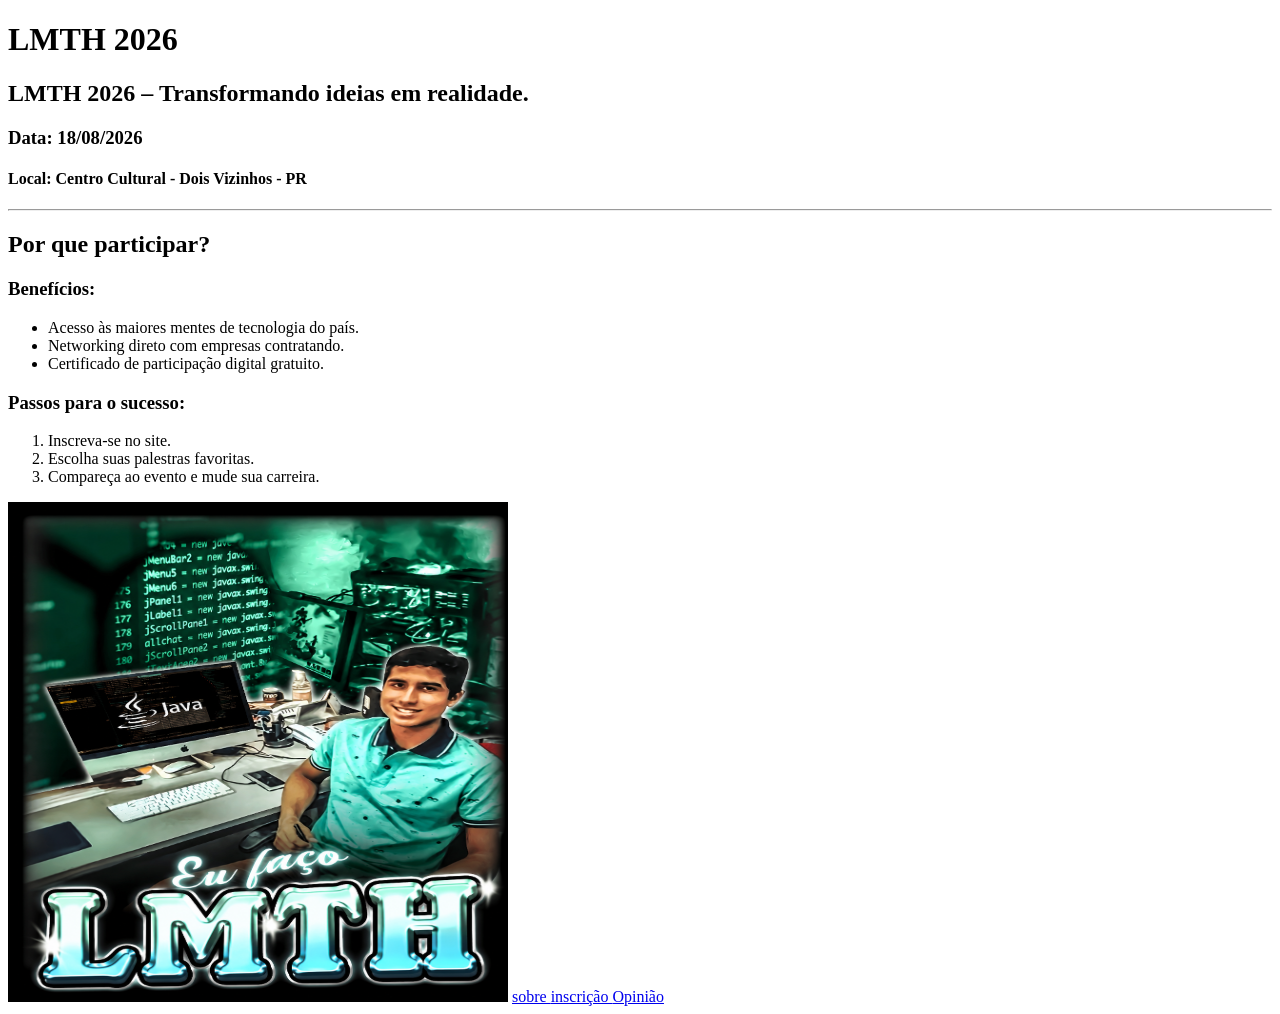
<file: index.html>
<!DOCTYPE html>
<html lang="pt-BR">
<head>
    <meta charset="UTF-8">
    <meta name="viewport" content="width=device-width, initial-scale=1.0">
    <title>Document</title>
</head>
<body>
    <h1>LMTH 2026</h1>
    <H2>LMTH 2026 – Transformando ideias em realidade.</H2>
    <h3>Data: 18/08/2026</h3>
    <h4>Local: Centro Cultural - Dois Vizinhos - PR </h4>
    <hr>
<h2>Por que participar?</h2>

<h3>Benefícios:</h3>
<ul>
    <li>Acesso às maiores mentes de tecnologia do país.</li>
    <li>Networking direto com empresas contratando.</li>
    <li>Certificado de participação digital gratuito.</li>
</ul>

<h3>Passos para o sucesso:</h3>
<ol>
    <li>Inscreva-se no site.</li>
    <li>Escolha suas palestras favoritas.</li>
    <li>Compareça ao evento e mude sua carreira.</li>
</ol>
    <img src="c9cec136-00c7-4a25-b260-9c0f0b499a7b.png" 
     width="500px"
    height="500px">
    
    <a href="evento.html" target="_self"> sobre </a>
    <a href="inscricao.html" target="_self"> inscrição </a>
    <a href="laboratorio.html" target="_self"> Opinião </a>
    
</body>
</html>
</file>
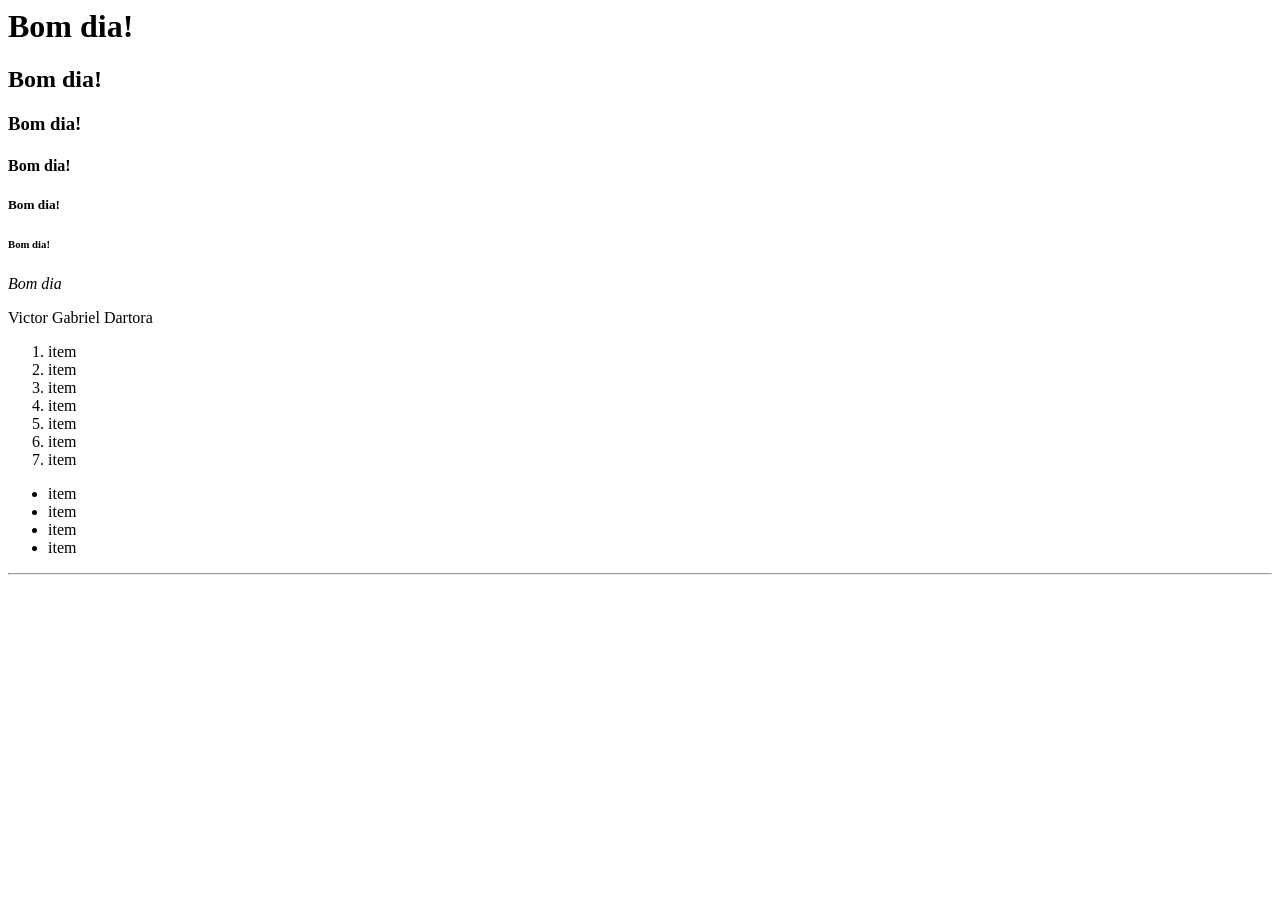
<file: AULA_01/index.html>
<html>
 <head>
 <meta charset="UTF-8">
 <title>primeira pagina HTML</title>
 </head>
 <body>
 <h1>Bom dia!</h1>
 <h2>Bom dia!</h2>
 <h3>Bom dia!</h3>
 <h4>Bom dia!</h4>
 <h5>Bom dia!</h5>
 <h6>Bom dia!</h6>
 <i>Bom dia</i>

 <p>Victor Gabriel Dartora</p>

 <ol>
 <li>item</li>
 <li>item</li>
 <li>item</li>
 <li>item</li>
 <li>item</li>
 <li>item</li>
 <li>item</li>
 </ol>

 <ul>
 <li>item</li>
 <li>item</li>
 <li>item</li>
 <li>item</li>
 </ul>

 <hr>
 <br>
 <br>
 <br>
 <br>
 <br>
 

 </body>
</html>
</file>
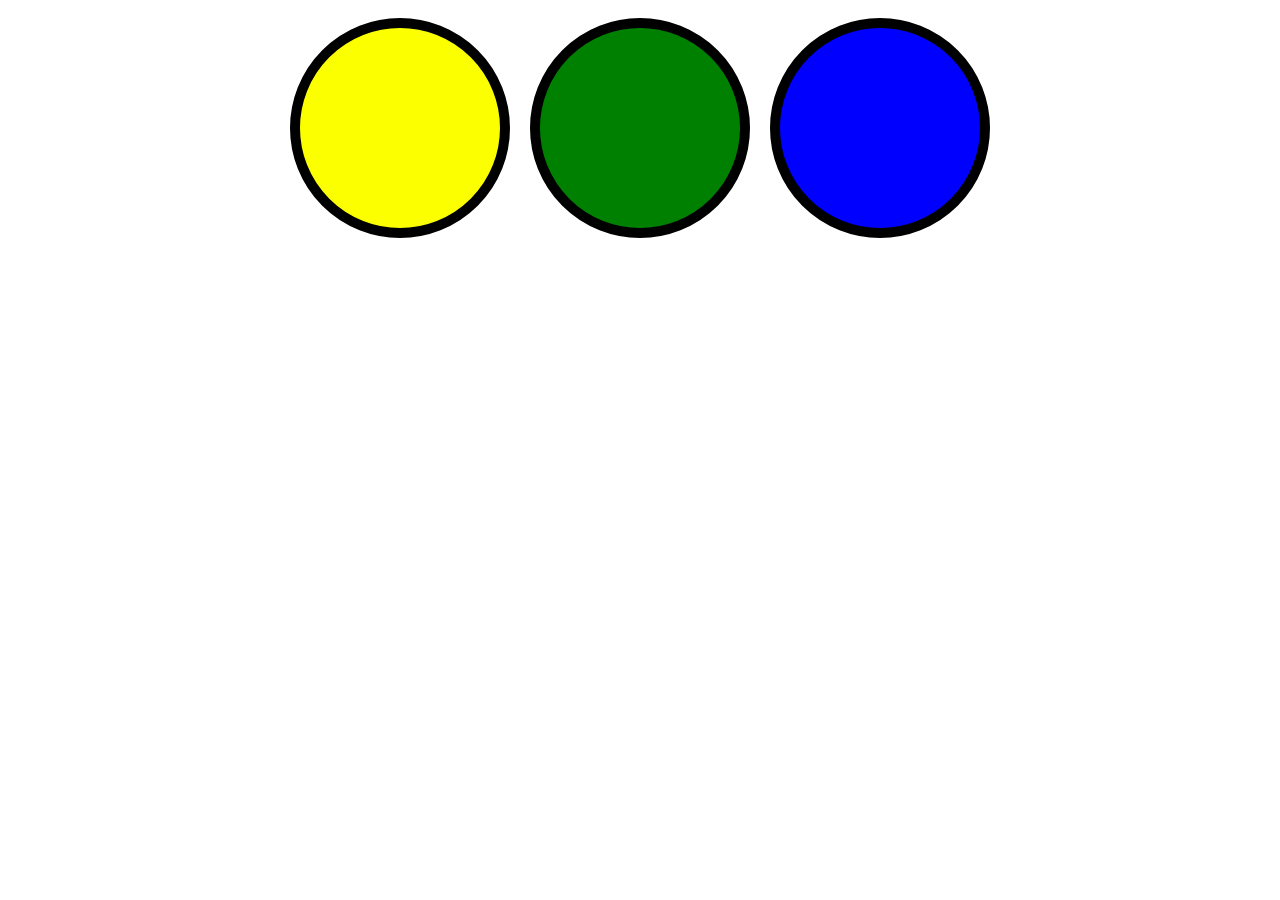
<file: AULA_04/index.html>
<!DOCTYPE html>
<html lang="pt-BR">
<head>
    <meta charset="UTF-8">
    <title>AULA_04</title>
</head>
<link rel="stylesheet" href="styles.css">
<body>
    <div id="grupo">
    <div class="grupo-item" style="background-color: rgb(251, 255, 0);">
    </div>
    <div class="grupo-item" style="background-color: green;">
    </div>
    <div class="grupo-item" style="background-color: blue;">
    </div>
    
</body>
</html>
</file>
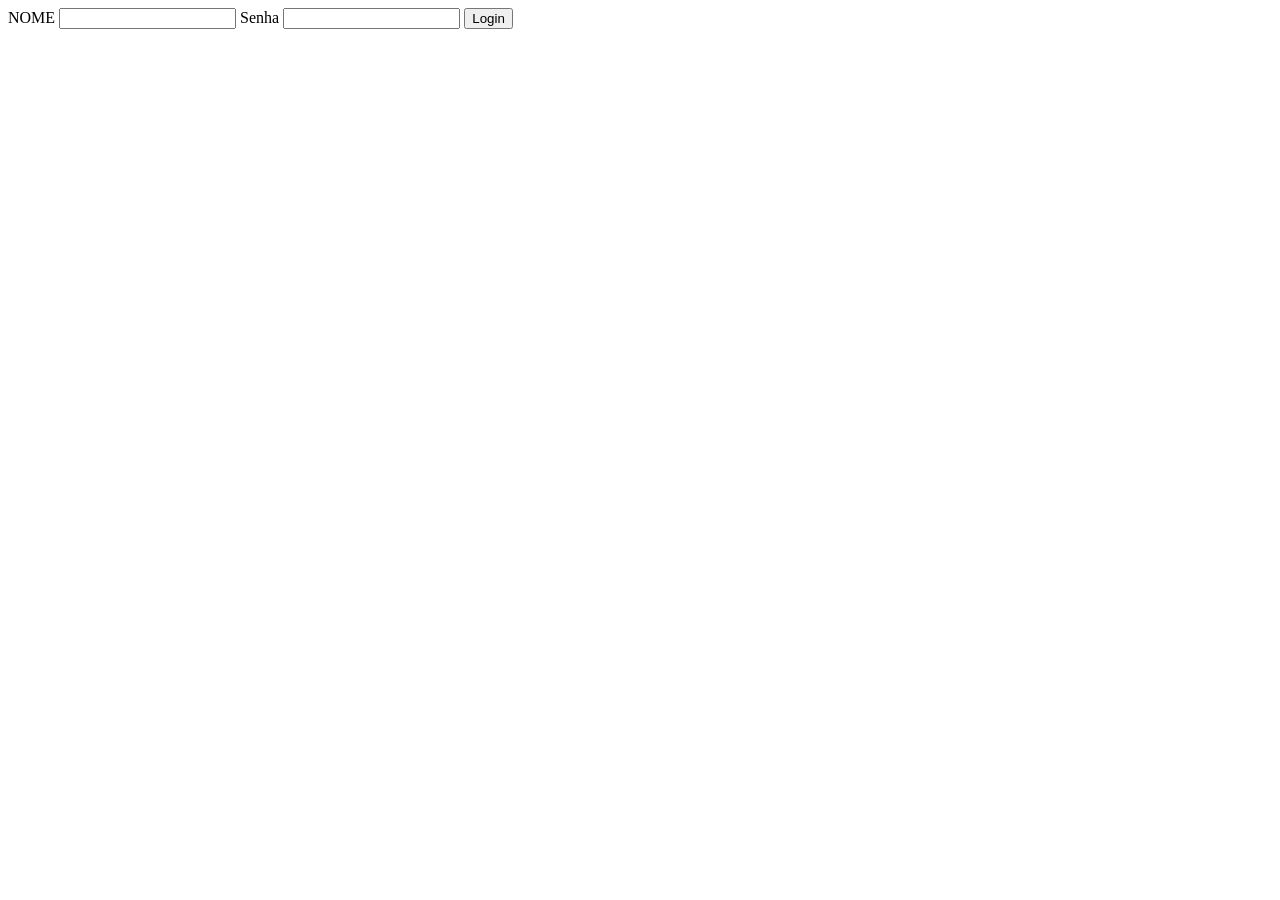
<file: AULA_08/index.html>
<!DOCTYPE html>
<html lang="pt-br">
<head>
    <meta charset="UTF-8">
    <meta name="viewport" content="width=device-width, initial-scale=1.0">
    <title>Local Storage</title>
</head>
<body>
    
    <label >NOME</label>
    <input id="usuario" type="text">

    <label for="senha">Senha</label>
    <input id="senha" type="password">

    <button onclick="login()">Login</button>
    <script src="./script.js"></script>
</body>

</html>
</file>
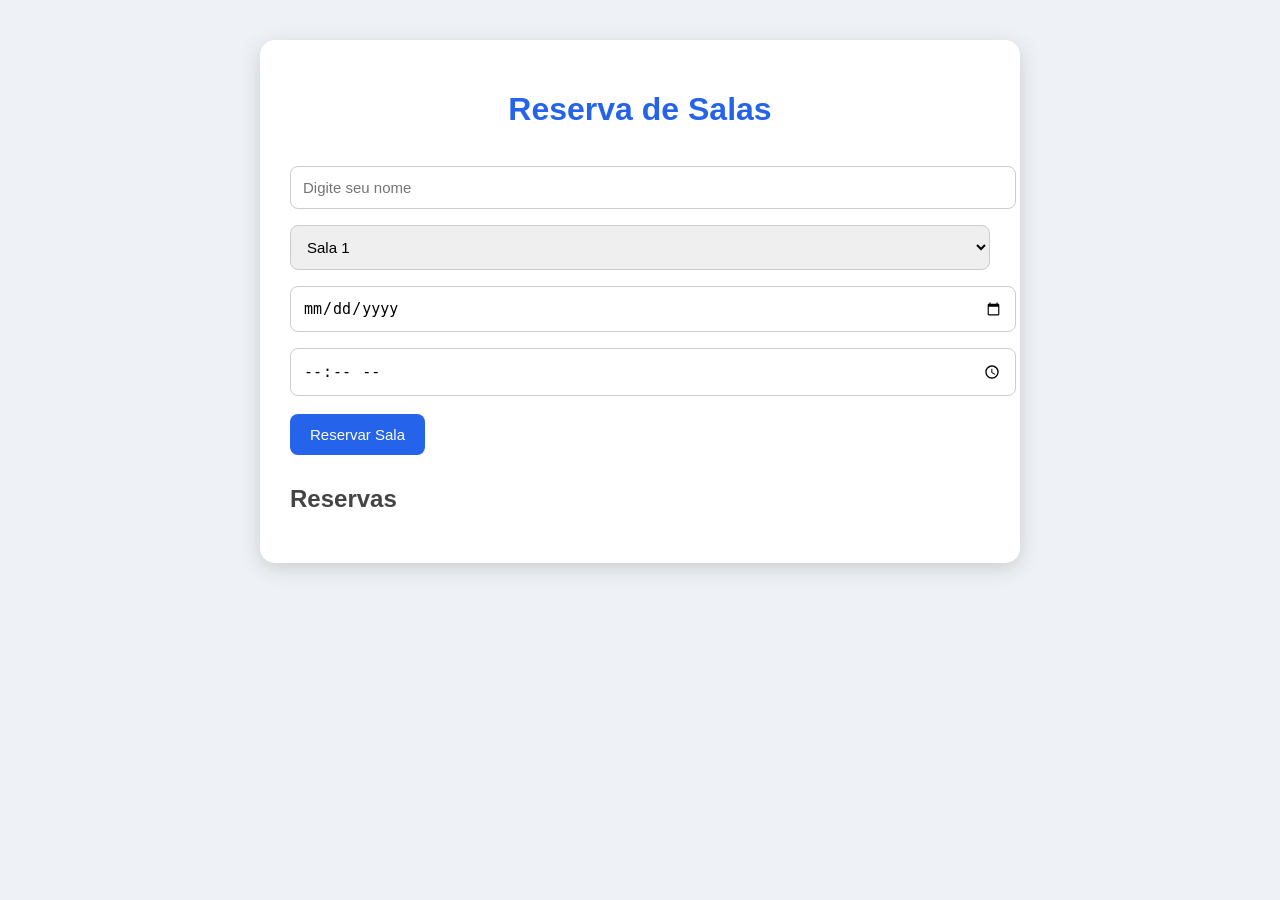
<file: Sistema Reserva de salas/index.html>
<!DOCTYPE html>
<html lang="pt-br">

<head>
    <meta charset="UTF-8">
    <meta name="viewport" content="width=device-width, initial-scale=1.0">

    <title>Reserva de Salas</title>

    <link rel="stylesheet" href="style.css">
</head>

<body>

    <div class="container">

        <h1> Reserva de Salas</h1>

        <input
            type="text"
            id="nome"
            placeholder="Digite seu nome"
        >

        <select id="sala">
            <option>Sala 1</option>
            <option>Sala 2</option>
            <option>Sala 3</option>
        </select>

        <input
            type="date"
            id="data"
        >

        <input
            type="time"
            id="hora"
        >

        <button onclick="reservar()">
            Reservar Sala
        </button>

        <h2>Reservas</h2>

        <div id="lista"></div>

    </div>

    <script src="script.js"></script>

</body>

</html>
</file>
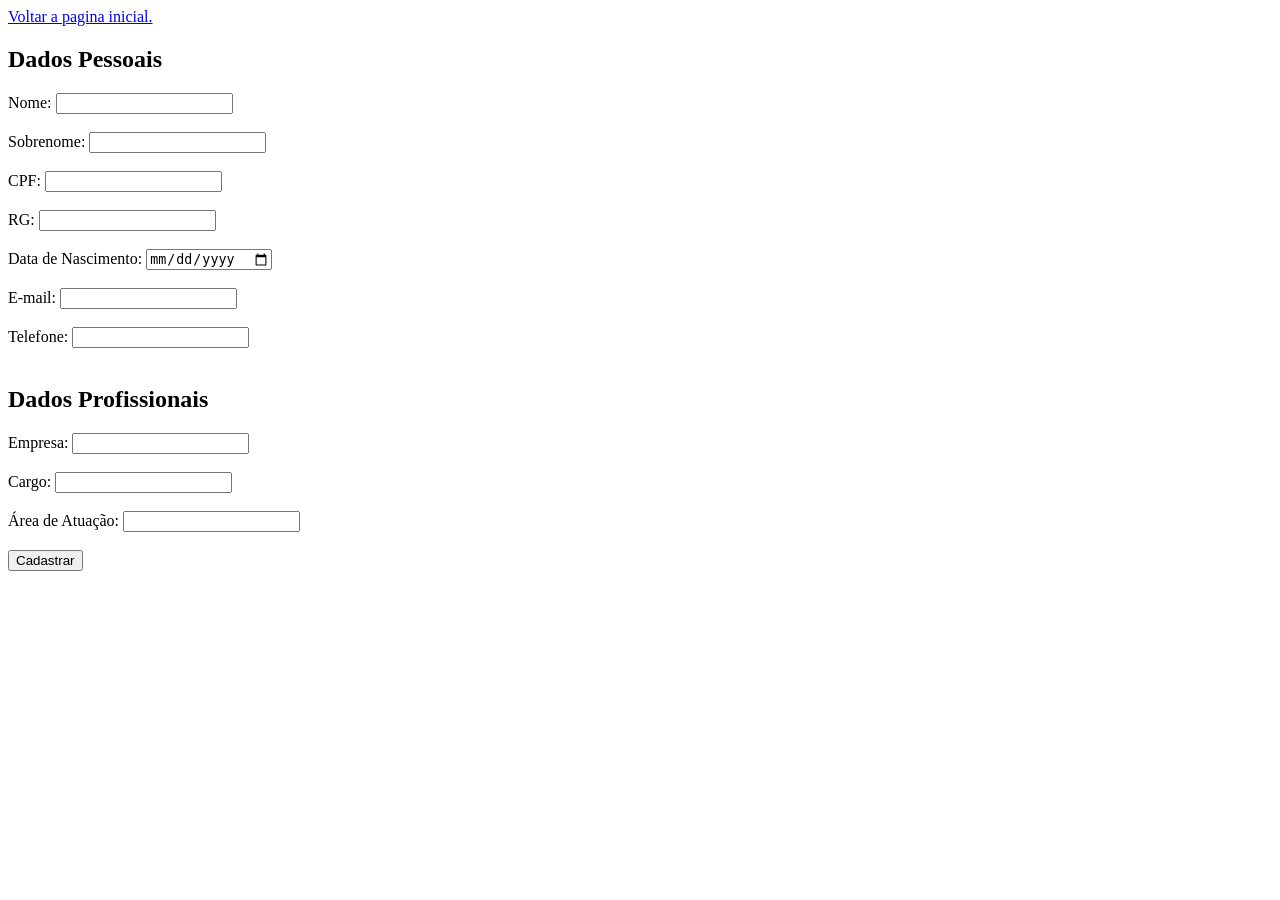
<file: inscricao.html>
<!DOCTYPE html>
<html lang="pt-BR">
<head>
    <meta charset="UTF-8">
    <meta name="viewport" content="width=device-width, initial-scale=1.0">
    <title>Document</title>
</head>
<body>
    <a href="index.html" target="_self"> Voltar a pagina inicial.</a>

    <!DOCTYPE html>
<html lang="en">
<head>
    <meta charset="UTF-8">
    <meta name="viewport" content="width=device-width, initial-scale=1.0">
    <title>Document</title>
</head>
<body>
<form>

    <h2>Dados Pessoais</h2>

    <label for="nome">Nome:</label>
    <input type="text" id="nome" name="nome" required>
    <br><br>

    <label for="sobrenome">Sobrenome:</label>
    <input type="text" id="sobrenome" name="sobrenome" required>
    <br><br>

    <label for="cpf">CPF:</label>
    <input type="text" id="cpf" name="cpf" required>
    <br><br>

    <label for="rg">RG:</label>
    <input type="text" id="rg" name="rg" required>
    <br><br>

    <label for="dataNascimento">Data de Nascimento:</label>
    <input type="date" id="dataNascimento" name="dataNascimento" required>
    <br><br>

    <label for="email">E-mail:</label>
    <input type="email" id="email" name="email" required>
    <br><br>

    <label for="telefone">Telefone:</label>
    <input type="tel" id="telefone" name="telefone" required>
    <br><br>

    <h2>Dados Profissionais</h2>

    <label for="empresa">Empresa:</label>
    <input type="text" id="empresa" name="empresa" required>
    <br><br>

    <label for="cargo">Cargo:</label>
    <input type="text" id="cargo" name="cargo" required>
    <br><br>

    <label for="area">Área de Atuação:</label>
    <input type="text" id="area" name="area" required>
    <br><br>

    <button type="submit">Cadastrar</button>

</form>
    <a href="index.html" target="_self"></a>
</body>
</html>
</file>
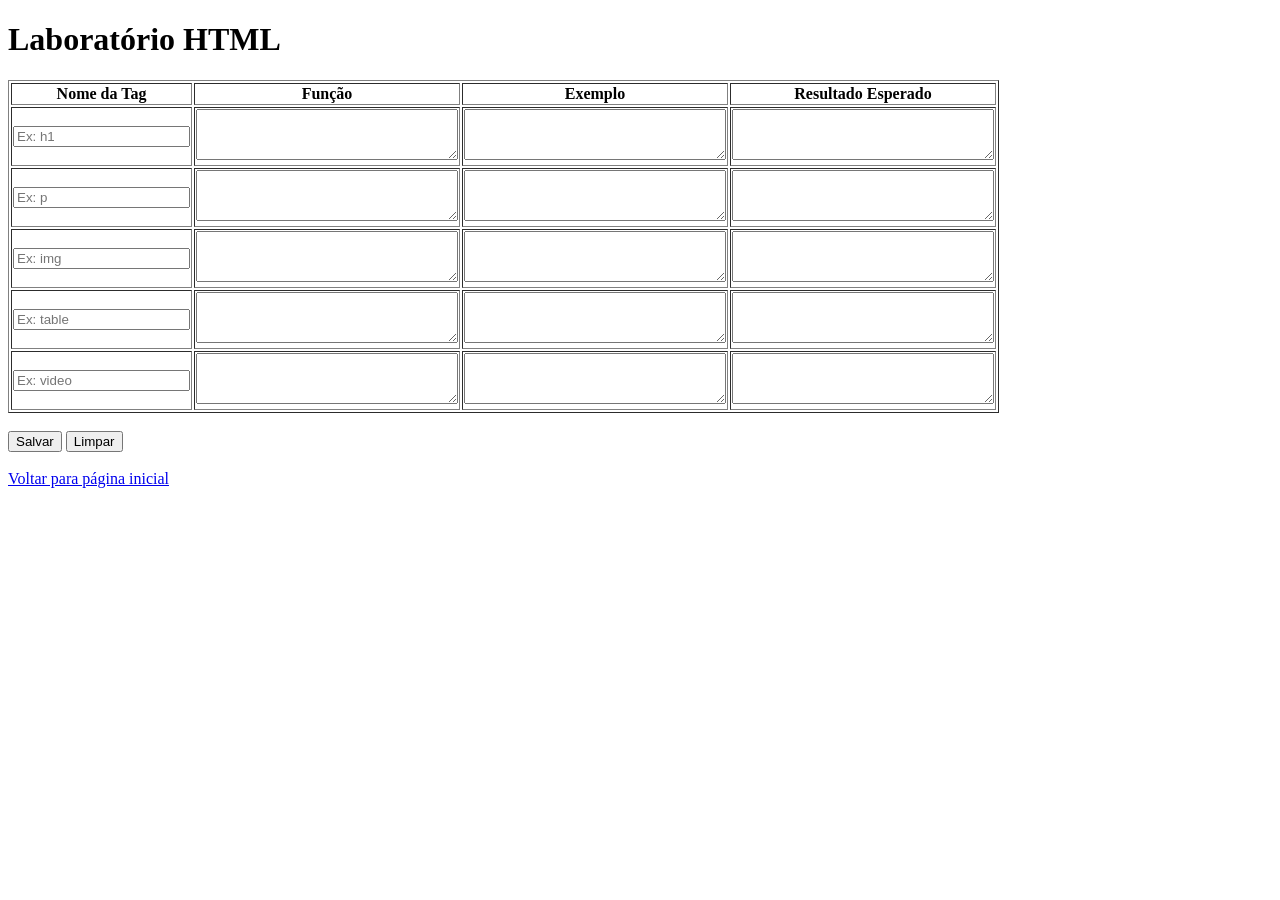
<file: laboratorio.html>
<!DOCTYPE html>
<html lang="pt-BR">
<head>
    <meta charset="UTF-8">
    <title>Laboratório HTML</title>
</head>
<body>

    <h1>Laboratório HTML</h1>

    <form>
        <table border="1">
            <tr>
                <th>Nome da Tag</th>
                <th>Função</th>
                <th>Exemplo</th>
                <th>Resultado Esperado</th>
            </tr>

            <tr>
                <td><input type="text" placeholder="Ex: h1"></td>
                <td><textarea rows="3" cols="30"></textarea></td>
                <td><textarea rows="3" cols="30"></textarea></td>
                <td><textarea rows="3" cols="30"></textarea></td>
            </tr>

            <tr>
                <td><input type="text" placeholder="Ex: p"></td>
                <td><textarea rows="3" cols="30"></textarea></td>
                <td><textarea rows="3" cols="30"></textarea></td>
                <td><textarea rows="3" cols="30"></textarea></td>
            </tr>

            <tr>
                <td><input type="text" placeholder="Ex: img"></td>
                <td><textarea rows="3" cols="30"></textarea></td>
                <td><textarea rows="3" cols="30"></textarea></td>
                <td><textarea rows="3" cols="30"></textarea></td>
            </tr>

            <tr>
                <td><input type="text" placeholder="Ex: table"></td>
                <td><textarea rows="3" cols="30"></textarea></td>
                <td><textarea rows="3" cols="30"></textarea></td>
                <td><textarea rows="3" cols="30"></textarea></td>
            </tr>

            <tr>
                <td><input type="text" placeholder="Ex: video"></td>
                <td><textarea rows="3" cols="30"></textarea></td>
                <td><textarea rows="3" cols="30"></textarea></td>
                <td><textarea rows="3" cols="30"></textarea></td>
            </tr>
        </table>

        <br>

        <input type="submit" value="Salvar">
        <input type="reset" value="Limpar">
    </form>

    <br>
    
<a href="index.html" type="_self">Voltar para página inicial</a>

</body>
</html>
</file>
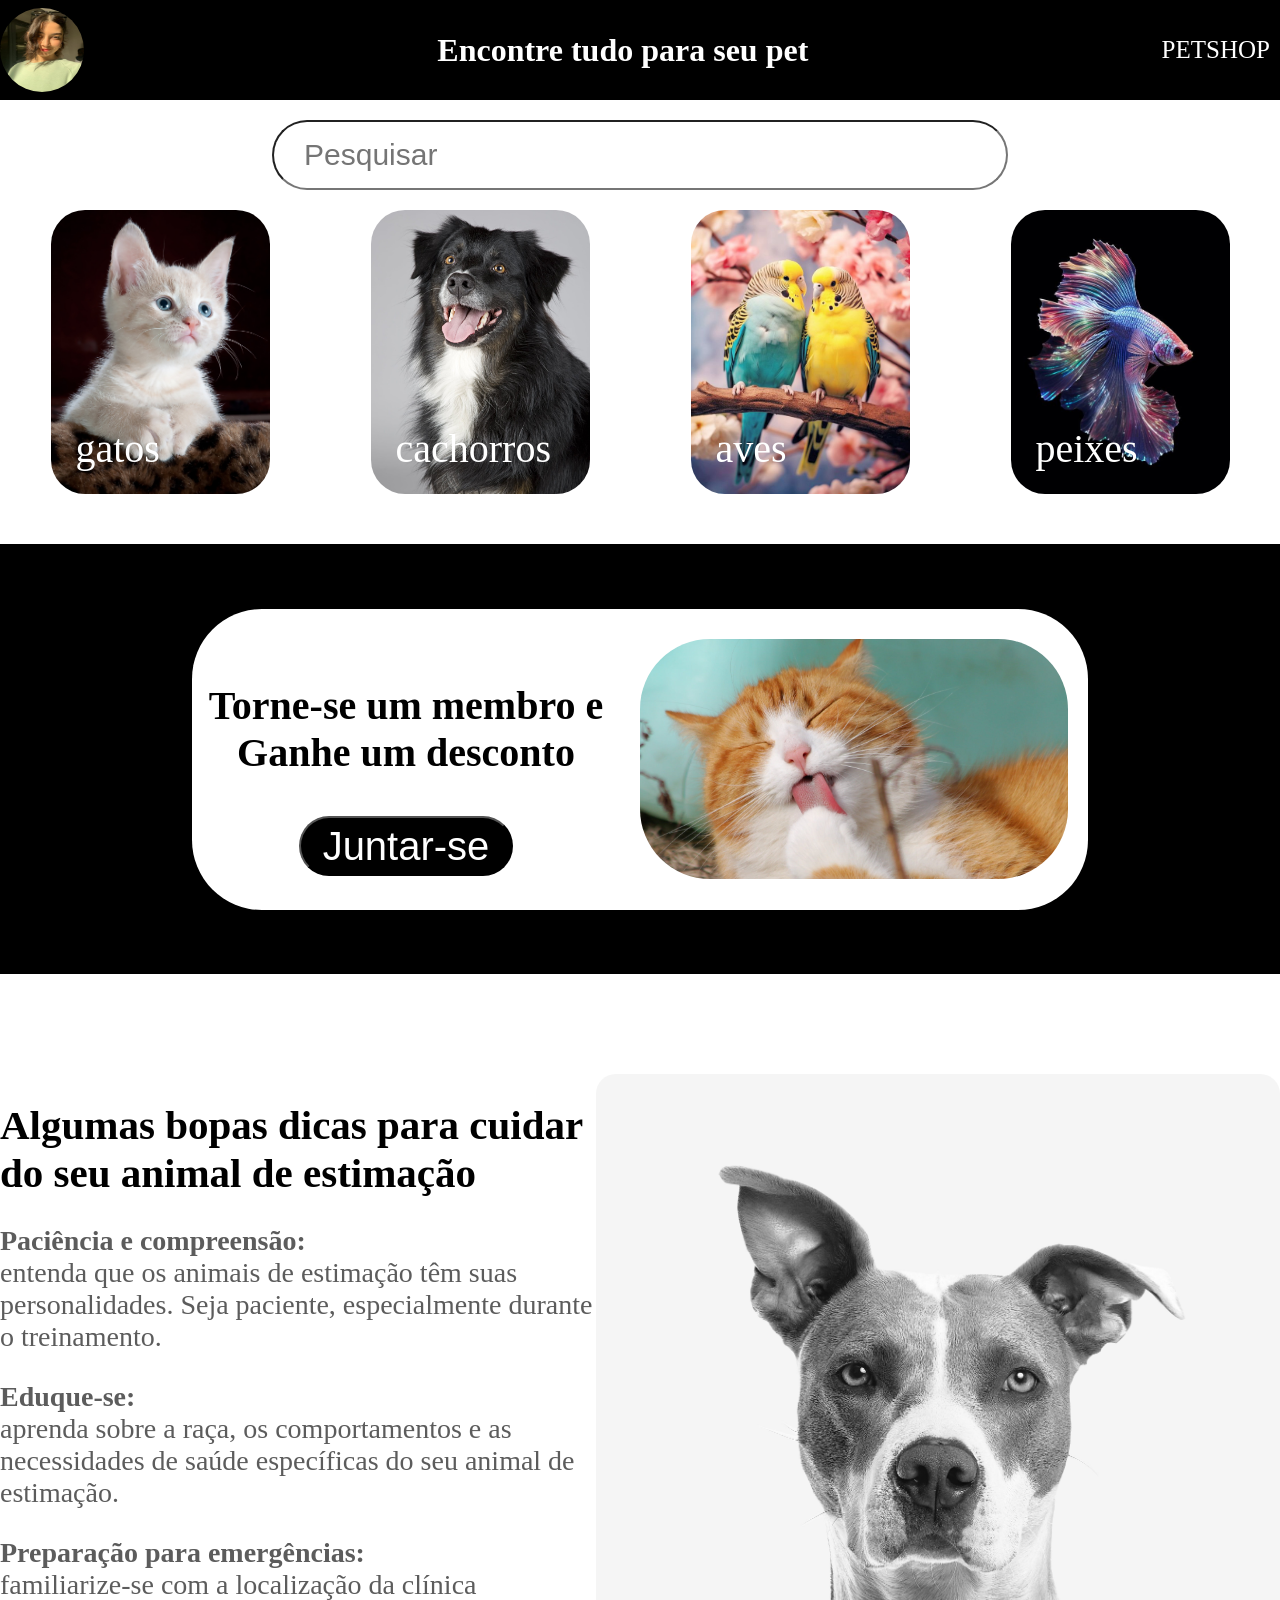
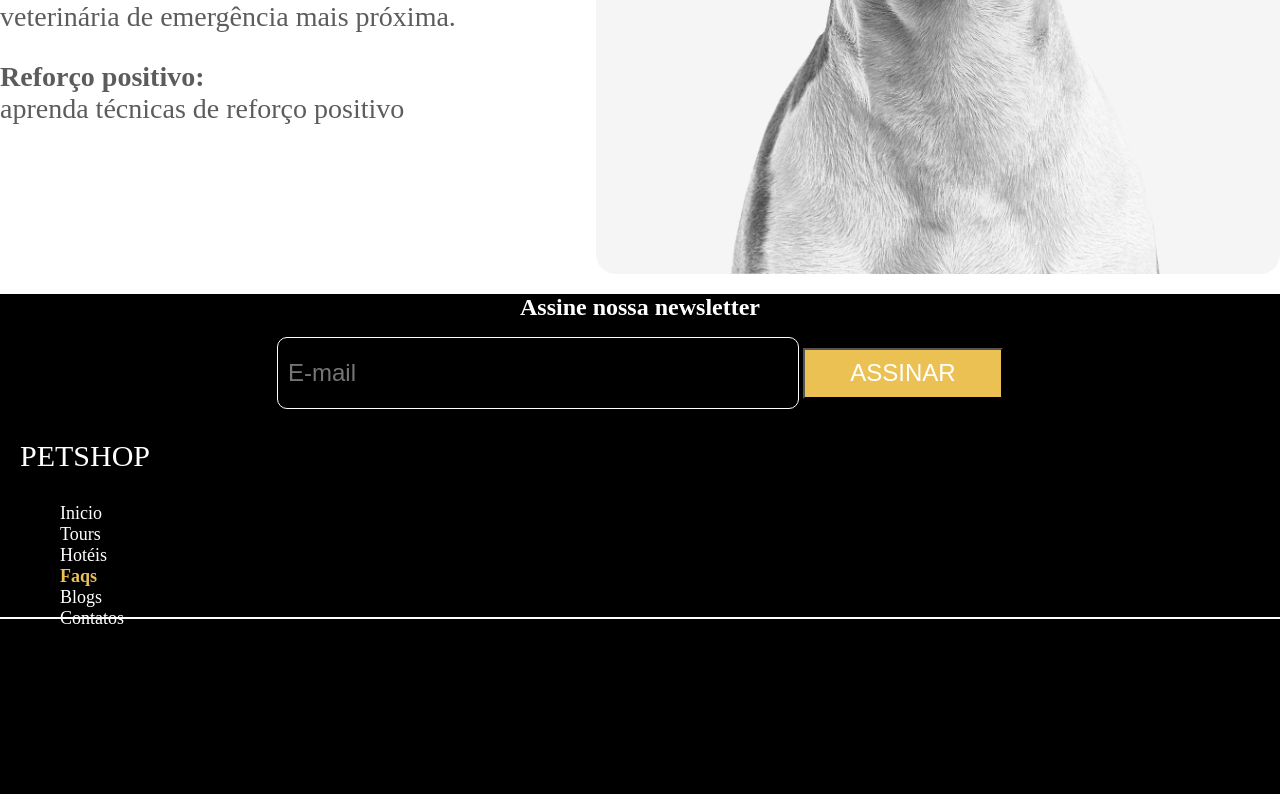
<file: AULA_05/home.html>
<!DOCTYPE html>
<html lang="pt-br">

<head>
    <meta charset="UTF-8">
    <meta name="viewport" content="width=device-width, initial-scale=1.0">
    <link rel="stylesheet" href="./home.css">
    <title>Home</title>
</head>

<body>

    <header>
        <img id="perfil" src="./img/perfil.png" alt="">
        <h1>Encontre tudo para seu pet</h1>
        <p>petshop</p>
    </header>

    <div class="pesquisa">
        <input type="text" placeholder="Pesquisar">
    </div>

    <div class="grupo-cards">
        <div class="card" style="background-image: url('./img/gato.jpg')">
            <p>gatos</p>
        </div>

        <div class="card" style="background-image: url('./img/cachorro.jpg')">
            <p>cachorros</p>
        </div>

        <div class="card" style="background-image: url('./img/ave.png')">
            <p>aves</p>
        </div>

        <div class="card" style="background-image: url('./img/peixe.png')">
            <p>peixes</p>
        </div>
    </div>


    <div class="grupo-anuncio">
        <div class="card-anuncio">
            <div class="anuncio-le">
                <p>Torne-se um membro e <br>
                    Ganhe um desconto</p>
                <button type="button">Juntar-se</button>
            </div>
            <div class="anuncio-ld"></div>
        </div>
    </div>

    <div class="grupo-dicas">
        <div class="dicas-le">
            <h1>Algumas bopas dicas para cuidar do seu animal de estimação</h1>

            <p><span>Paciência e compreensão:</span> <br>
                entenda que os animais de estimação têm suas personalidades. Seja paciente, especialmente durante o
                treinamento.
            </p>

            <p><span>Eduque-se:</span><br>
                aprenda sobre a raça, os comportamentos e as necessidades de saúde específicas do seu animal de
                estimação.
            </p>

                <p><span>Preparação para emergências:</span><br>
                familiarize-se com a localização da clínica veterinária de emergência mais próxima.
            </p>

            <p><span>Reforço positivo:</span><br>
                aprenda técnicas de reforço positivo
            </p>

        </div>
        <div class="dicas-ld">
            <img src="./img/pit_bull.jpg">
        </div>
    </div>

    <footer>
        <h1>Assine nossa newsletter</h1>
        <div class="grupo-assinar">
            <input type="email" placeholder="E-mail">
            <button>Assinar</button>
        </div>

        <div class="menu-rodape">
            <div>
                <p>petshop</p>
                <div class="menu-itens">
                    <ul>
                        <li>Inicio</li>
                        <li>Tours</li>
                        <li>Hotéis</li>
                        <li class="iten-selecionado">Faqs</li>
                        <li>Blogs</li>
                        <li>Contatos</li>
                    </ul>

                </div>
            </div>
        </div>
        <hr>


    </footer>

</body>

</html>
</file>
<file: AULA_04/styles.css>
#grupo {
        display: flex;
        justify-content: center;
      }

      .grupo-item{
        width: 200px;
        height: 200px;
        border-radius: 50%;
        border: 10px solid rgb(0, 0, 0);
        margin: 10px;
    }
</file>
<file: Sistema Reserva de salas/style.css>
body {
    box-sizing: border-box;
}

body {
    margin: 0;
    font-family: Arial, sans-serif;
    background: #eef2f7;
    color: #333;
}

.container {
    width: 90%;
    max-width: 700px;
    margin: 40px auto;
    background: white;
    padding: 30px;
    border-radius: 15px;
    box-shadow: 0 5px 20px #ccc;
}

h1 {
    text-align: center;
    color: #2563eb;
    margin-bottom: 30px;
}

h2 {
    margin-top: 30px;
    color: #444;
}

input,
select {
    width: 100%;
    padding: 12px;
    margin: 8px 0;
    border: 1px solid #ccc;
    border-radius: 8px;
    font-size: 15px;
}

input:focus,
select:focus {
    border-color: #2563eb;
    outline: none;
}

button {
    padding: 12px 20px;
    margin-top: 10px;
    border: none;
    border-radius: 8px;
    background: #2563eb;
    color: white;
    font-size: 15px;
    cursor: pointer;
}

button:hover {
    background: #1d4ed8;
}

#lista {
    margin-top: 15px;
}

#lista p {
    background: #f8fafc;
    padding: 15px;
    border-radius: 10px;
    border-left: 5px solid #2563eb;
    margin: 10px 0;
}

#lista button {
    background: #dc3545;
    margin-left: 10px;
}

#lista button:hover {
    background: #b02a37;
}
</file>
<file: AULA_05/home.css>
body{
    margin: 0px;
}

header{
    display: flex;
    align-items: center;
    justify-content: space-between;
    background-color: black;
    height: 100px;
    width: 100%;
    color: white;
}

#perfil{
    width: 84px;
    height: 84px;
    border-radius: 50%;
}

header p {
    font-size: 25px;
    text-transform: uppercase;
    padding-right: 10px;
    font-size: bold;
}

.pesquisa{
    display: flex;
    justify-content: center;
    height: 70px;
    margin: 20px;
}

.pesquisa input{
    width: 700px;
    border-radius: 50px;
    font-size: 30px;
    padding-left: 30px;
}

.grupo-cards{
    display: flex;
    justify-content: space-around;
}

.card{
    height: 284px;
    width: 219px;
    background-position: center;
    background-size: cover;
    border-radius: 34px;
    transition-delay: 0.2s;
    transition-duration: 0.2s, 0.2s;
}

.card:hover{
    opacity: 0.7;
}

.card p {
    color: white;
    font-size: 40px;
    padding-left: 25px;
    padding-top: 175px;
    cursor: pointer;
}

.grupo-anuncio{
    display: flex;
    justify-content: center;
    align-items: center;
    background-color: black;
    height: 430px;
    margin-top: 50px;
}

.card-anuncio{
    background-color: white;
    width: 70%;
    height: 70%;
    border-radius: 70px;
    align-items: center;
    justify-content: center;
    display: flex;
}

.anuncio-le{
    width: 50%;
    text-align: center;
}

.anuncio-le p{
    font-size: 40px;
    font-weight: bold;
}

.anuncio-le button{
    font-size: 40px;
    background-color: black;
    color: white;
    height: 60px;
    width: 50%;
    border-radius: 50px;
}

.anuncio-ld{
    width: 50%;
    height: 80%;
    background-image: url('./img/gato_laranja.jpg');
    background-size: cover;
    background-position: center;
    border-radius: 70px;
    margin: 20px;
}
.grupo-dicas{
    display: flex;
    margin-top: 100px;
    justify-content: center;
}

.dicas-le{
    width: 50%;
}

.dicas-le h1{
    font-size: 41px;
    font-weight: bold;
}

.dicas-le p{
    font-size: 28px;
    color: #5c5c5c;
}

.dicas-le span{
    font-weight: bold;
}

.dicas-ld img{
    width: 684px;
    height: 800px;
    border-radius: 20px;
}

footer{
    background-color: black;
    height: 500px;
    text-align: center;
    color: white;
}

footer h1{
    font-size: 24px;
    font-weight: bold;
}

.grupo-assinar{
    display: center;
    align-items: center;
    justify-content: center;
}

.grupo-assinar input{
    height: 50px;
    width: 500px;
    background-color: black;
    border: 1px solid white;
    border-radius: 10px;
    font-size: 24px;
    padding: 10px;
    color: white;
}

.grupo-assinar button{
    height: 51px;
    width: 200px;
    background-color: #EBC154;
    font-size: 24px;
    color: white;
    text-transform: uppercase;
}

.menu-rodape{
    display: flex;
    justify-content: space-between;
    align-items: center;
}

.menu-rodape p{
    margin-left: 20px;
    font-size: 30px;
    text-transform: uppercase;
}

.menu-itens li{
    display: flex;
    margin-right: 20px;
}

.menu-itens ul{
    margin-left: 20px;
    list-style-type: none;
    font-size: 18px;
}

.iten-selecionado{
    color: #EBC154;
    font-weight: bold;
}

footer hr{
    color: white;
    border: 1px solid white;
    margin-top: -30px;
}
</file>
